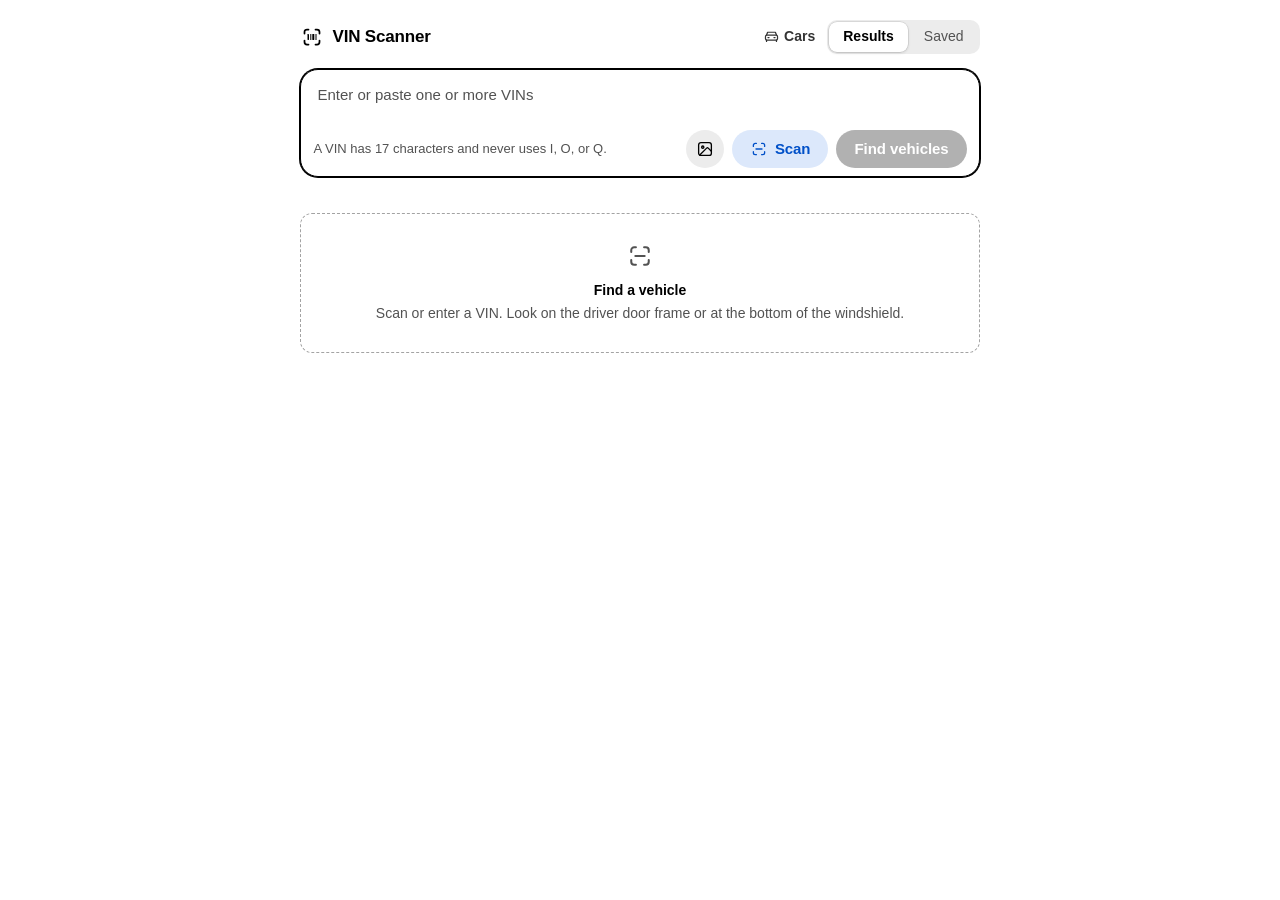
<file: index.html>
<!DOCTYPE html>
<html lang="en">
<head>
<meta charset="utf-8">
<meta name="viewport" content="width=device-width, initial-scale=1, viewport-fit=cover">
<meta name="theme-color" content="#ffffff" media="(prefers-color-scheme: light)">
<meta name="theme-color" content="#0a0a0a" media="(prefers-color-scheme: dark)">
<link rel="icon" href="data:image/svg+xml,%3Csvg xmlns='http://www.w3.org/2000/svg' viewBox='0 0 24 24'%3E%3Crect width='24' height='24' rx='5.5' fill='%23000'/%3E%3Cpath d='M5.5 9V8A2.5 2.5 0 0 1 8 5.5h1M15 5.5h1A2.5 2.5 0 0 1 18.5 8v1M18.5 15v1a2.5 2.5 0 0 1-2.5 2.5h-1M9 18.5H8A2.5 2.5 0 0 1 5.5 16v-1' fill='none' stroke='%23fff' stroke-width='1.6' stroke-linecap='round'/%3E%3Cg fill='%23fff'%3E%3Crect x='8.4' y='9.5' width='1.4' height='5'/%3E%3Crect x='10.8' y='9.5' width='.9' height='5'/%3E%3Crect x='12.6' y='9.5' width='1.8' height='5'/%3E%3Crect x='15.2' y='9.5' width='.9' height='5'/%3E%3C/g%3E%3C/svg%3E">
<link rel="manifest" href="manifest.webmanifest">
<link rel="apple-touch-icon" href="apple-touch-icon.png">
<meta name="apple-mobile-web-app-capable" content="yes">
<meta name="mobile-web-app-capable" content="yes">
<meta name="apple-mobile-web-app-title" content="VIN Scanner">
<meta name="apple-mobile-web-app-status-bar-style" content="default">
<title>VINBOX — VIN Scanner</title>
<meta name="description" content="Find a vehicle by VIN, check recalls, and save vehicles on this device.">
<!-- Use platform-native fonts: no render-blocking cross-origin font stylesheet. -->
<link rel="preconnect" href="https://vpic.nhtsa.dot.gov" crossorigin>
<link rel="stylesheet" href="styles.css?v=49">
<!-- Fetch ordered deferred app modules while the document is still parsing. -->
<script src="backup.js" defer></script>
<script src="epa-match.js" defer></script>
<script src="epa.js" defer></script>
<script src="ui.js" defer></script>
<script src="vehicle-recalls.js" defer></script>
<script src="vin-lookup.js?v=49" defer></script>
<script src="extras.js" defer></script>
<script src="app.js?v=49" defer></script>
</head>
<body>
<a class="skip" href="#vin-input">Skip to VIN entry</a>
<div class="wrap">
  <header class="top">
    <a class="brand" id="home-link" href="./" aria-label="VIN Scanner, go to start">
      <i data-icon="logo"></i>
      <span class="brand-wordmark">VIN Scanner</span>
    </a>
    <div class="scanner-nav"><a class="scanner-cars-link" id="scanner-cars-link" href="marketplace.html#browse"><i data-icon="car"></i><span>Cars</span></a>
    <div class="tabs" role="tablist" aria-label="Vehicle views" id="tabs"></div></div>
  </header>

  <section class="entry" aria-label="VIN entry">
    <label class="sr" for="vin-input">Vehicle identification number</label>
    <textarea id="vin-input" rows="1" autocomplete="off" autocapitalize="characters" spellcheck="false"
      placeholder="Enter or paste one or more VINs"></textarea>
    <div class="entry-bar">
      <div class="hint" id="hint" aria-live="polite">A VIN has 17 characters.</div>
      <button class="btn icon" id="photo-btn" title="Scan from photo" aria-label="Scan from photo">
        <i data-icon="image"></i>
      </button>
      <button class="btn tinted" id="scan-btn" aria-label="Scan with camera">
        <i data-icon="scan"></i>
        <span class="lbl-d">Scan</span>
      </button>
      <button class="btn primary" id="decode-btn" disabled>Find vehicles</button>
    </div>
  </section>
  <input type="file" id="photo-file" accept="image/*" hidden>
  <input type="file" id="saved-import" accept=".json,application/json" aria-label="Restore saved VINBOX vehicles from a JSON backup" hidden>

  <div id="tokens" class="tokens" hidden></div>
  <div id="err" class="err" hidden role="alert"></div>
  <main id="out" role="tabpanel" aria-labelledby="tab-results" tabindex="0"></main>
</div>

<div class="scan" id="scan" data-on="false" role="dialog" aria-modal="true" aria-label="Camera scanner">
  <video id="video" playsinline muted aria-label="Live camera preview"></video>
  <div class="reticle" aria-hidden="true"></div>
  <div class="scan-top">
    <button class="btn dark" id="scan-close"><i data-icon="x"></i>Close</button>
    <div class="scan-right">
      <button class="btn dark icon" id="fx-btn" aria-label="Sound and haptics"><i data-icon="sound"></i></button>
      <button class="btn dark" id="torch-btn" aria-pressed="false"><i data-icon="bolt"></i>Light</button>
    </div>
  </div>
  <div class="scan-foot"><p id="scan-msg" aria-live="polite">Point at the VIN barcode on the door jamb or windshield</p></div>
</div>
<div class="toast" id="toast" role="status"></div>

<template id="scanner-empty-template">
  <div class="empty"><b data-slot="heading"></b></div>
</template>
<template id="scanner-section-template">
  <div class="sec"><h2 data-slot="heading"></h2><div class="acts" data-slot="actions"></div></div>
</template>

</body>
</html>
</file>
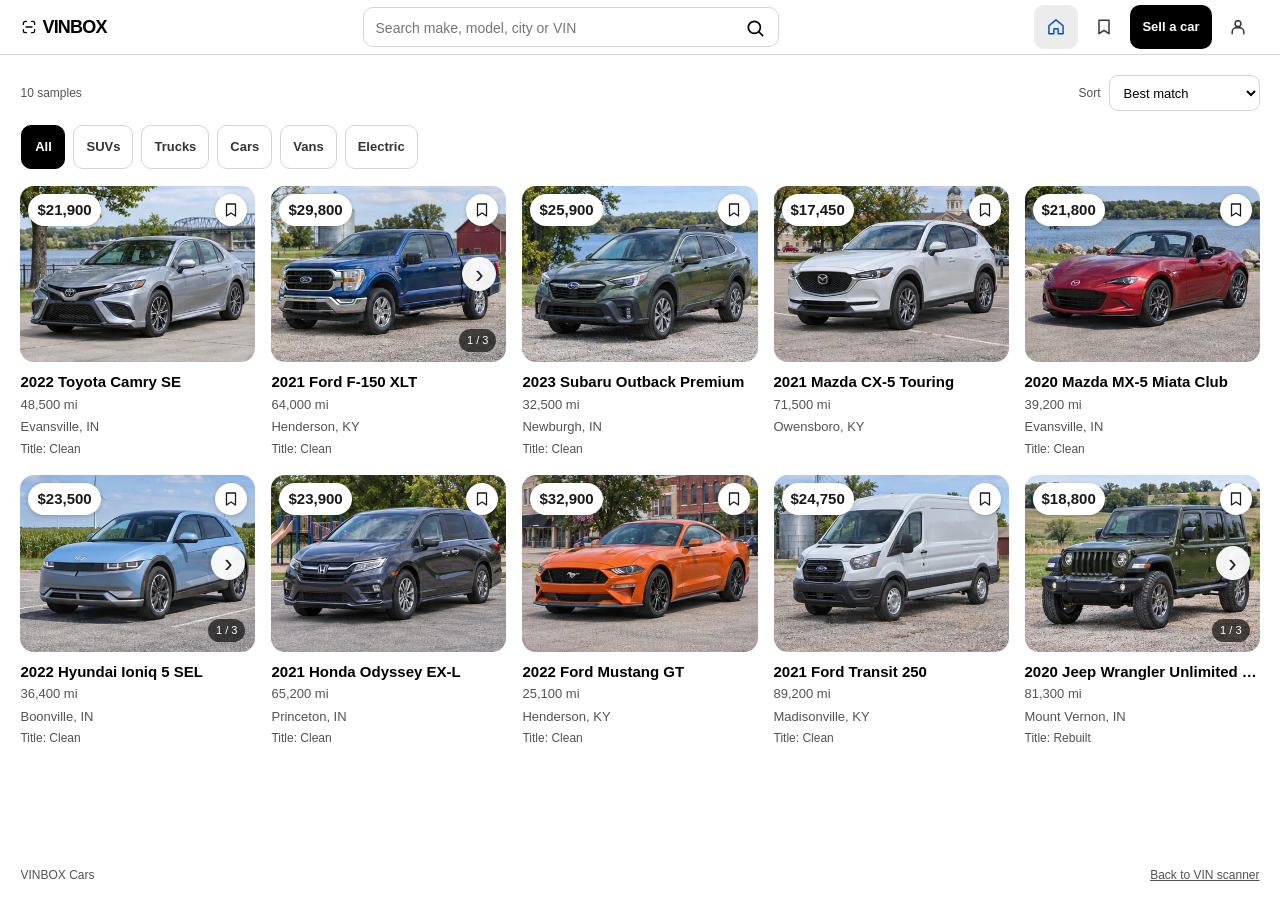
<file: marketplace.html>
<!doctype html>
<html lang="en">
<head>
<meta charset="utf-8">
<meta name="viewport" content="width=device-width, initial-scale=1, viewport-fit=cover">
<meta name="theme-color" content="#fff">
<title>Cars · VINBOX</title>
<meta name="description" content="Enter a VIN to fill in your vehicle details and start a private listing.">
<link rel="icon" href="icon.svg" type="image/svg+xml">
<link rel="stylesheet" href="styles.css?v=49">
<link rel="stylesheet" href="marketplace.css?v=49">
<script src="ui.js" defer></script>
<script src="vehicle-recalls.js" defer></script>
<script src="epa-match.js" defer></script>
<script src="epa.js" defer></script>
<script src="vin-lookup.js?v=49" defer></script>
<script src="marketplace-core.js?v=49" defer></script>
<script src="marketplace-samples.js" defer></script>
<script src="marketplace-components.js?v=49" defer></script>
<script src="marketplace-backup.js?v=49" defer></script>
<script src="marketplace.js?v=49" defer></script>
</head>
<body class="market-body">
<a class="skip" href="#market-main">Skip to listings</a>
<header class="market-nav">
 <div class="market-nav-inner">
  <a class="market-brand" href="./" aria-label="VINBOX scanner home" title="VIN scanner">
   <svg viewBox="0 0 24 24" aria-hidden="true"><path d="M4.5 8.5V7A2.5 2.5 0 0 1 7 4.5h1.5M15.5 4.5H17A2.5 2.5 0 0 1 19.5 7v1.5M19.5 15.5V17a2.5 2.5 0 0 1-2.5 2.5h-1.5M8.5 19.5H7a2.5 2.5 0 0 1-2.5-2.5v-1.5M8 12h8"/></svg>
   <span class="brand-wordmark">VINBOX</span>
  </a>
  <form id="market-search" class="market-nav-search" role="search" aria-label="Marketplace">
   <input type="search" aria-label="Search vehicles or locations" placeholder="Search make, model, city or VIN" spellcheck="false" maxlength="120" enterkeyhint="search" autocomplete="off">
   <button type="submit" aria-label="Search">
    <svg viewBox="0 0 24 24" aria-hidden="true"><circle cx="10.8" cy="10.8" r="6.3"/><path d="m15.4 15.4 4.1 4.1"/></svg>
   </button>
  </form>
  <nav aria-label="Marketplace navigation" class="market-links">
   <a href="#browse" data-nav="browse" aria-label="Browse" title="Browse">
    <svg viewBox="0 0 24 24" aria-hidden="true"><path d="m3.5 10.5 8.5-7 8.5 7v9.5h-6v-6h-5v6h-6z"/></svg>
   </a>
   <a href="#saved" data-nav="saved" aria-label="Saved" title="Saved">
    <svg viewBox="0 0 24 24" aria-hidden="true"><path d="M6 4h12v16l-6-4-6 4z"/></svg>
   </a>
   <a href="#new" class="market-sell" data-nav="new" aria-label="Sell a car" title="Sell a car">
    <svg viewBox="0 0 24 24" aria-hidden="true"><path d="M12 5v14M5 12h14"/></svg><span>Sell a car</span>
   </a>
   <a href="#profile" data-nav="profile" aria-label="Account and sign in" title="Account / Sign in">
    <svg viewBox="0 0 24 24" aria-hidden="true"><circle cx="12" cy="8" r="3.5"/><path d="M5 20v-2a5 5 0 0 1 5-5h4a5 5 0 0 1 5 5v2"/></svg>
   </a>
  </nav>
 </div>
</header>
<main id="market-main" class="market-main" tabindex="-1"></main>
<div id="market-status" class="market-status" role="status" aria-live="polite"></div>
<footer class="market-footer"><span>VINBOX Cars</span><a href="./">Back to VIN scanner</a></footer>
<template id="market-browse-template">
 <div class="market-browse">
   <h1 class="market-visually-hidden">Cars</h1>
   <div class="market-search-tools">
    <span class="market-muted market-count" role="status" aria-live="polite" data-slot="count"></span>
    <label class="market-sort-label" for="market-sort">Sort
     <select id="market-sort" data-slot="sort">
      <option value="relevant">Best match</option>
      <option value="newest">Newest</option>
      <option value="price-asc">Lowest price</option>
      <option value="price-desc">Highest price</option>
      <option value="mileage-asc">Lowest mileage</option>
     </select>
    </label>
   </div>
   <div class="market-type-filters" data-slot="types" role="group" aria-label="Vehicle type"></div>
   <div class="market-cards" data-slot="cards"></div>
  </div>
</template>
<template id="market-mine-template">
 <div class="market-my-listings">
  <div class="market-my-head">
   <h1 class="market-heading">My listings</h1>
   <a href="#new" class="market-secondary">Sell a car</a>
  </div>
  <p class="market-muted market-my-notice">Private on this device · Your available listings are not public yet.</p>
  <div class="market-my-filters" data-slot="filters" role="group" aria-label="Listing status"></div>
  <p class="market-muted market-my-count" data-slot="count" role="status" aria-live="polite"></p>
  <div class="market-my-grid" data-slot="listings"></div>
  <div data-slot="empty"></div>
 </div>
</template>
<template id="market-card-template">
 <article class="market-card">
  <div class="market-card-photo-link" data-slot="media">
   <div class="market-card-overlay" data-slot="overlay">
    <span class="market-card-price-chip" data-slot="price"></span>
   </div>
  </div>
  <div class="market-card-title"><a data-slot="title"></a></div>
  <p class="market-card-meta" data-slot="facts"></p>
  <p class="market-card-meta market-card-location" data-slot="location" hidden></p>
  <p class="market-card-meta market-card-disclosure" data-slot="titleStatus"></p>
  <p class="market-card-meta" data-slot="status" hidden></p>
 </article>
</template>
<template id="market-save-template">
 <button type="button" class="market-save vinbox-save" aria-pressed="false">
  <svg viewBox="0 0 24 24" aria-hidden="true"><path d="M6 4h12v16l-6-4-6 4z"/></svg>
  <span data-slot="label"></span>
 </button>
</template>
<template id="market-heading-template">
 <div class="market-intro"><h1 data-slot="heading"></h1></div>
</template>
<template id="market-vin-picker-template">
 <div class="market-editor market-vin-picker">
  <h1 class="market-heading">Sell a car</h1>
  <form class="market-vin-form" novalidate>
   <label for="market-vin">Vehicle identification number (VIN)</label>
   <div class="market-vin-entry">
    <input id="market-vin" type="text" maxlength="35" placeholder="Enter or paste a VIN" autocapitalize="characters" autocomplete="off" spellcheck="false" enterkeyhint="search" aria-describedby="market-vin-feedback" data-slot="input" required>
    <button class="market-primary" type="submit" data-slot="find">Find vehicle</button>
   </div>
   <p class="market-vin-feedback market-muted" id="market-vin-feedback" role="status" data-slot="feedback">Enter all 17 characters.</p>
   <a class="market-text-link" href="./?sell=1">Open VIN scanner</a>
  </form>
  <section class="market-vin-history">
   <h2 data-slot="historyHeading">Scanned and saved vehicles</h2>
   <p class="market-muted" data-slot="empty">Vehicles you look up or save appear here.</p>
   <ul class="market-vin-choices" data-slot="vehicles"></ul>
  </section>
 </div>
</template>
<template id="market-vin-choice-template">
 <li><button type="button" class="market-vin-choice">
  <span><strong data-slot="name"></strong><code data-slot="vin"></code></span>
  <span class="market-vin-choice-action" data-slot="action"></span>
 </button></li>
</template>
<template id="market-profile-template">
 <div class="market-editor market-profile">
  <h1 class="market-heading">Account</h1>
  <div class="market-account-links">
   <a href="#mine" class="market-account-listings"><span>My listings</span><span data-slot="listingCount">Manage listings</span></a>
  </div>
  <section class="market-account-access" aria-label="Account access">
   <h2>Sign in</h2>
   <p class="market-muted">Accounts aren't available in this private preview. Your seller details and listings stay on this device.</p>
  </section>
  <form class="market-form" novalidate>
   <div>
    <h2>Seller details</h2>
    <p class="market-muted">Save your seller details on this device to fill in new listings.</p>
   </div>
   <div class="market-fields-two">
    <div class="market-field">
     <label for="market-profile-type">Seller type</label>
     <select id="market-profile-type" data-slot="type"><option value="private">Private seller</option><option value="dealership">Dealership</option></select>
    </div>
    <div class="market-field">
     <label for="market-profile-name" data-slot="nameLabel">Seller name</label>
     <input id="market-profile-name" maxlength="80" data-slot="name" aria-describedby="market-profile-feedback">
    </div>
   </div>
   <div class="market-actions">
    <button class="market-primary" type="submit">Save profile</button>
    <p class="market-muted" id="market-profile-feedback" role="status" data-slot="feedback"></p>
   </div>
  </form>
  <section class="market-backup" aria-label="Local backup">
   <h2>Backup and restore</h2>
   <p class="market-muted">Download your listings, vehicle photos, saved cars and seller details. This file includes personal information and VINs—keep it private.</p>
   <div class="market-backup-actions">
    <button type="button" class="market-secondary" data-slot="download">Download backup</button>
    <label class="market-backup-picker">Choose backup file
     <input type="file" accept=".json,application/json" data-slot="upload" aria-label="Choose VINBOX backup JSON file">
    </label>
   </div>
   <div class="market-backup-review" data-slot="review" hidden>
    <p data-slot="summary"></p>
    <div class="market-backup-actions">
     <button type="button" class="market-primary" data-slot="restore">Restore to this device</button>
     <button type="button" class="market-secondary" data-slot="cancel">Cancel</button>
    </div>
   </div>
   <p class="market-muted market-backup-feedback" data-slot="backupFeedback" role="status" aria-live="polite"></p>
  </section>
 </div>
</template>
<template id="market-empty-template">
 <section class="market-empty"><h2 data-slot="heading"></h2><p data-slot="description"></p></section>
</template>
<template id="market-field-template">
 <div class="market-field"><label data-slot="label"></label><small data-slot="error" aria-live="polite"></small></div>
</template>
<template id="market-editor-template">
 <div class="market-editor">
  <form class="market-form" novalidate>
   <div class="market-edit-fields" data-slot="fields"></div>
   <label class="market-check"><input type="checkbox" id="m-authorized" aria-describedby="err-authorized" data-slot="permission"><span>I am the owner or authorized to sell this vehicle. The photos and disclosures are accurate to the best of my knowledge.</span></label>
   <small id="err-authorized" aria-live="polite" class="market-muted"></small>
   <p class="market-alert" hidden role="alert" data-slot="errors"></p>
   <div class="market-actions"><button type="submit" class="market-primary">Preview listing</button><span class="market-muted">Only on this device · Not published</span></div>
  </form>
 </div>
</template>
<template id="market-detail-header-template">
 <div class="market-detail-header">
  <a class="market-back" data-slot="back" href="#browse"></a>
  <h1 class="market-heading" data-slot="heading"></h1>
  <p class="market-subtitle" data-slot="location"></p>
  <div class="market-detail-price-row">
   <strong class="market-detail-price" data-slot="price"></strong>
   <div class="market-detail-actions" data-slot="actions"></div>
  </div>
  <div data-slot="fees"></div>
  <div class="market-contact-entry" data-slot="contact"></div>
  <div data-slot="facts"></div>
  <div class="market-detail-vin" data-slot="vin" hidden><span>VIN</span><code data-slot="vinValue"></code></div>
 </div>
</template>
<template id="market-section-template">
 <section class="market-detail-section"><h2 data-slot="heading"></h2><div data-slot="body"></div></section>
</template>
<template id="market-disclosure-template">
 <details class="market-specifications"><summary data-slot="heading"></summary><div data-slot="body"></div></details>
</template>
<template id="market-gallery-template">
 <div class="market-carousel-view" role="region" aria-roledescription="carousel">
  <div class="market-carousel-track" data-slot="track"></div>
  <button class="market-carousel-arrow market-carousel-prev" type="button" aria-label="Previous photo" data-slot="previous">‹</button>
  <button class="market-carousel-arrow market-carousel-next" type="button" aria-label="Next photo" data-slot="next">›</button>
  <span class="market-carousel-count" data-slot="count" aria-live="polite"></span>
 </div>
</template>
<template id="market-photo-view-template">
 <div class="market-photo-page">
  <a class="market-back" data-slot="back">← Back to listing</a>
  <h1 class="market-heading" data-slot="heading"></h1>
  <div class="market-detail-gallery market-full-gallery" data-slot="gallery"></div>
 </div>
</template>
</body>
</html>
</file>
<file: styles.css>
:root{
  --bg:#ffffff; --surface:#fafafa; --ink:#000000; --ink-2:#333333; --ink-3:#525252;
  --line:#d4d4d4; --line-strong:#a3a3a3;
  --blue:#0050c8; --blue-ink:#ffffff; --green:#046c34; --amber:#8a4b00; --red:#b00020;
  --chip:#ededed; --amber-bg:#fff1d6; --red-bg:#fde4e8; --green-bg:#dcf5e5;
  --radius:12px;
  --space-1:4px;--space-2:8px;--space-3:12px;--space-4:16px;--space-5:20px;--space-6:24px;
  --page-gutter:clamp(12px,1.6vw,24px);--content-gap:var(--space-3);
  --sans:-apple-system,BlinkMacSystemFont,'Segoe UI',Roboto,'Helvetica Neue',Arial,sans-serif;
  --mono:ui-monospace,SFMono-Regular,Menlo,Consolas,monospace;
}
*{box-sizing:border-box;margin:0}
/* Native hidden semantics must override component grid/flex display rules. */
[hidden]{display:none!important}
html{-webkit-text-size-adjust:100%}
body{background:var(--bg);color:var(--ink);font:400 15px/1.5 var(--sans);-webkit-font-smoothing:antialiased;
  padding:env(safe-area-inset-top) env(safe-area-inset-right) env(safe-area-inset-bottom) env(safe-area-inset-left)}
button,input,textarea,select{font:inherit;color:inherit}
button{cursor:pointer}
:focus-visible{outline:2px solid var(--blue);outline-offset:2px}
.wrap{max-width:720px;margin:0 auto;padding:var(--space-4) var(--page-gutter) 64px;display:grid;gap:var(--space-3);min-width:0}

/* header */
.top{display:grid;grid-template-columns:auto minmax(0,1fr);align-items:center;gap:var(--space-3);min-width:0}
 .brand{font-weight:600;font-size:17px;letter-spacing:-.01em;display:grid;grid-auto-flow:column;align-items:center;gap:var(--space-2);color:inherit;text-decoration:none;padding:6px 10px 6px 8px;margin-left:-8px;border-radius:10px;transition:opacity .12s}
.brand:active{opacity:.55}
@media (pointer:coarse){.brand{min-height:44px}}
.brand svg{width:24px;height:24px}
@media (max-width:750px){
  .brand-wordmark{display:none}
  .brand{justify-content:center;min-width:44px;min-height:44px;padding:0}
}
.tabs{display:grid;grid-auto-flow:column;grid-auto-columns:max-content;align-items:center;gap:2px;background:var(--gray);padding:2px;border-radius:10px}
.tab{border:0;background:transparent;height:30px;padding:0 14px;border-radius:8px;font-size:14px;font-weight:500;color:var(--ink-3);transition:background-color .15s,color .15s}
.tab[aria-selected=true]{background:var(--thumb);color:var(--ink);font-weight:600;box-shadow:0 0 0 .5px rgba(0,0,0,.14),0 1px 3px rgba(0,0,0,.14)}

/* input */
.entry{border:1px solid var(--line-strong);border-radius:18px;background:var(--bg)}
.entry:focus-within{border-color:var(--ink);box-shadow:0 0 0 1px var(--ink)}
.entry textarea{display:block;width:100%;border:0;background:transparent;resize:none;padding:16px 16px 6px;
  font:500 18px/1.4 var(--mono);letter-spacing:.04em;text-transform:uppercase;min-height:52px;outline:0}
.entry textarea::placeholder{color:var(--ink-3);text-transform:none;letter-spacing:0;font:400 15px var(--sans)}
.entry-bar{display:grid;grid-template-columns:minmax(0,1fr) auto auto auto;align-items:center;gap:var(--space-2);padding:var(--space-2) var(--space-3)}
.hint{flex:1;font-size:13px;color:var(--ink-3);min-width:0;white-space:nowrap;overflow:hidden;text-overflow:ellipsis}
.hint.ok{color:var(--green)} .hint.warn{color:var(--amber)} .hint.bad{color:var(--red)}
/* ---- buttons: filled > tinted > gray > plain. Capsule shape, pressed squeeze, 30% disabled ---- */
:root{--accent:#0050c8;--accent-bg:#dce8fb;--accent-bg-2:#c6daf7;--gray:#ececec;--gray-2:#dedede;--thumb:#fff;--shimmer:rgba(255,255,255,.7);color-scheme:light}
/* dark: follows the system setting. Solid near-black surfaces, no gradients. */
@media (prefers-color-scheme:dark){
  :root{color-scheme:dark;
    --bg:#0a0a0a; --surface:#141414; --ink:#ededed; --ink-2:#c9c9c9; --ink-3:#a1a1a1;
    --line:#2c2c2c; --line-strong:#4a4a4a;
    --blue:#6ea8ff; --accent:#6ea8ff; --accent-bg:#13274a; --accent-bg-2:#1b3566;
    --green:#5fd38d; --amber:#f5b45a; --red:#ff7b8f;
    --chip:#262626; --amber-bg:#33240a; --red-bg:#3a1219; --green-bg:#0f2e1c;
    --gray:#262626; --gray-2:#333333; --thumb:#3a3a3a; --shimmer:rgba(255,255,255,.07)}
}
.btn{position:relative;display:inline-flex;align-items:center;justify-content:center;gap:7px;height:38px;padding:0 18px;border:0;border-radius:999px;
  background:var(--gray);color:var(--ink);font-weight:600;font-size:15px;letter-spacing:-.005em;white-space:nowrap;user-select:none;
  transition:background-color .12s,transform .12s,opacity .12s}
.btn svg{width:18px;height:18px;flex:none}
.btn:active{background:var(--gray-2);transform:scale(.97)}
.btn:disabled{opacity:.3;cursor:not-allowed;pointer-events:none}
.btn.primary{background:var(--ink);color:var(--bg)}
.btn.primary:active{background:var(--ink-2)}
.btn.tinted{background:var(--accent-bg);color:var(--accent)}
.btn.tinted:active{background:var(--accent-bg-2)}
.btn.plain,.btn.ghost{background:transparent}
.btn.plain{color:var(--accent);padding:0 10px}
.btn.ghost{color:var(--ink-2)}
.btn.plain:active,.btn.ghost:active{background:var(--gray)}
.btn.dark{background:#262626;color:#fff}
.btn.dark:active{background:#3d3d3d}
.btn.icon{width:38px;padding:0}
.btn.sm{height:32px;padding:0 14px;font-size:14px;gap:6px}
.btn.sm svg{width:16px;height:16px}
.btn.sm.icon{width:32px;padding:0}
.btn.sm.icon svg{width:18px;height:18px}
/* Save uses the same state in the scanner and the marketplace. */
.vinbox-save{--save-border:transparent}
.vinbox-save[aria-pressed="true"]{--save-border:var(--save-accent,var(--accent));color:var(--save-border)}
.btn.vinbox-save{border:1px solid var(--save-border)}
@media (hover:hover){
  .btn:hover{background:var(--gray-2)}
  .btn.primary:hover{background:var(--ink-2)}
  .btn.tinted:hover{background:var(--accent-bg-2)}
  .btn.plain:hover,.btn.ghost:hover{background:var(--gray)}
  .btn.dark:hover{background:#3d3d3d}
}

/* tokens */
.tokens{display:grid;grid-template-columns:repeat(auto-fill,minmax(min(100%,148px),1fr));gap:var(--space-2);margin:var(--space-3) 0 0}
.tokens[hidden]{display:none}
.tokens{align-items:center}
.tokens-label{display:inline-flex;align-items:center;height:26px;margin-right:2px;font-size:13px;font-weight:500;color:var(--ink-3)}
.token{display:inline-flex;align-items:center;gap:6px;height:26px;padding:0 6px 0 10px;border-radius:13px;background:var(--chip);
  border:1px solid transparent;font-size:13px;font-weight:500}
.token button{border:0;padding:0;background:transparent;width:18px;height:18px;border-radius:9px;display:grid;place-items:center;color:var(--ink-3)}
.token button svg{width:12px;height:12px}
@media (hover:hover){.token button:hover{background:var(--line);color:var(--ink)}}
.token button:active{background:var(--line);color:var(--ink)}
.token.off{background:var(--bg);border-color:var(--line);color:var(--ink-3)}

/* section head */
.sec{display:grid;grid-template-columns:minmax(0,1fr) auto;align-items:center;gap:var(--space-2);margin:var(--space-5) 0 var(--space-2)}
.sec h2{font-size:13px;font-weight:600;color:var(--ink-3);text-transform:uppercase;letter-spacing:.06em}
.sec .acts{display:grid;grid-auto-flow:column;gap:var(--space-1)}

/* compact card */
.list{display:grid;grid-template-columns:minmax(0,1fr);gap:var(--space-2)}
.card{border:1px solid var(--line);border-radius:var(--radius);background:var(--bg)}
.card:hover{border-color:var(--line-strong)}
.card-head{display:grid;grid-template-columns:minmax(0,1fr) auto;align-items:center;gap:var(--space-2);width:100%;padding:var(--space-3);border:0;background:transparent;text-align:left}
.card-main{min-width:0;display:grid;gap:var(--space-1)}
.card-title{font-weight:600;font-size:16px;letter-spacing:-.01em;line-height:1.3;overflow-wrap:anywhere}
.card-vin{font:400 12.5px var(--mono);color:var(--ink-3);letter-spacing:.03em;display:flex;flex-wrap:wrap;align-items:center;gap:2px 8px}
.card-vin .badge{margin-left:0;vertical-align:baseline}
.card-facts{display:flex;flex-wrap:wrap;gap:4px 12px;margin-top:6px;font-size:13px;color:var(--ink-2)}
.card-facts span{white-space:nowrap}
.chev{width:16px;height:16px;flex:none;color:var(--ink-3);transition:transform .15s}
.card[data-open=true] .card-head .chev{transform:rotate(180deg)}
.card-actions{display:grid;grid-auto-flow:column;grid-auto-columns:max-content;gap:2px;align-items:center}
.badge{font-family:var(--sans);letter-spacing:0;display:inline-flex;align-items:center;height:20px;padding:0 7px;border-radius:10px;font-size:12px;font-weight:500;margin-left:6px;vertical-align:2px}
.badge.warn{background:var(--amber-bg);color:var(--amber)}
.badge.bad{background:var(--red-bg);color:var(--red)}
.badge.ok{background:var(--green-bg);color:var(--green)}
.detail{display:none;border-top:1px solid var(--line);padding:4px 14px 14px;background:var(--surface);border-radius:0 0 var(--radius) var(--radius)}
.card[data-open=true] .detail{display:block}
.card-tools{display:grid;grid-template-columns:repeat(2,max-content);gap:var(--space-2);margin:var(--space-3) 0 0}
.notice summary{list-style:none;cursor:pointer}
.notice summary::-webkit-details-marker{display:none}
.notice .more{margin-left:8px;font-weight:600;text-decoration:underline;text-underline-offset:2px;white-space:nowrap}
.notice[open] .more{display:none}
.notice p{margin:6px 0 0}
.notice{margin:12px 0 0;padding:8px 10px;border-radius:var(--radius);background:var(--amber-bg);color:var(--amber);font-size:13px}
.group h3{font-size:12px;font-weight:600;text-transform:uppercase;letter-spacing:.06em;color:var(--ink-3);margin:14px 0 4px}
.kv{display:grid;grid-template-columns:minmax(110px,38%) 1fr;gap:3px 16px;font-size:14px}
@media (min-width:600px){.kv{grid-template-columns:190px 1fr}}
.kv dt{color:var(--ink-3)} .kv dd{color:var(--ink);font-weight:500;overflow-wrap:anywhere}

/* skeleton */
.skel{border:1px solid var(--line);border-radius:var(--radius);padding:14px}
.bar{height:12px;border-radius:4px;background:var(--chip);position:relative;overflow:hidden}
.bar::after{content:"";position:absolute;inset:0;background:linear-gradient(90deg,transparent,var(--shimmer),transparent);transform:translateX(-100%);animation:sh 1.1s infinite}
@keyframes sh{to{transform:translateX(100%)}}
@media (prefers-reduced-motion:reduce){.bar::after{animation:none}}

/* recalls */
.recall[open]>summary .chev,.recalls[open]>summary>.chev{transform:rotate(180deg)}
.recalls>summary>svg{width:16px;height:16px;flex:none}
.recalls>summary>svg:not(.chev){color:var(--ink-3)}
.recalls{margin-top:12px;border:1px solid var(--line);border-radius:var(--radius);background:var(--bg)}
.recalls>summary,.recall>summary{list-style:none;cursor:pointer;padding:9px 12px;display:flex;align-items:center;gap:8px;font-weight:500;font-size:14px}
.recalls>summary::-webkit-details-marker,.recall>summary::-webkit-details-marker{display:none}
.recalls>summary .n{margin-left:auto}
.recalls-body{border-top:1px solid var(--line);padding:4px 12px 10px}
.recalls-note{font-size:12.5px;color:var(--ink-3);margin:8px 0}
.recall{border-top:1px solid var(--line)}
.recall:first-of-type{border-top:0}
.recall>summary{padding:8px 0;font-weight:400;align-items:flex-start;font-size:14px}
.recall .rc{flex:1;min-width:0}
.recall .rc b{font-weight:600}
.recall .rm{font:400 12px var(--mono);color:var(--ink-3)}
.recall-body{padding:0 0 10px;font-size:13.5px;color:var(--ink-2)}
.recall-body h4{font-size:12px;font-weight:600;text-transform:uppercase;letter-spacing:.06em;color:var(--ink-3);margin:8px 0 2px}
.empty{border:1px dashed var(--line-strong);border-radius:var(--radius);padding:28px 16px;text-align:center;color:var(--ink-3);font-size:14px}
.empty-ic{width:28px;height:28px;display:block;margin:0 auto 10px;color:var(--ink-3)}
.empty b{display:block;color:var(--ink);font-weight:600;margin-bottom:2px}
.err{border:1px solid var(--red);background:var(--red-bg);color:var(--red);border-radius:var(--radius);padding:10px 12px;font-size:14px;margin-top:14px}

/* scanner overlay */
.scan{position:fixed;inset:0;z-index:50;background:#000;display:none;flex-direction:column}
.scan[data-on=true]{display:flex}
body.scanning{overflow:hidden}
.scan video{flex:1;width:100%;min-height:0;object-fit:cover}
.scan-top{position:absolute;top:0;left:0;right:0;display:flex;justify-content:space-between;align-items:center;
  padding:calc(env(safe-area-inset-top) + 12px) 12px 12px;color:#fff}
.btn.dark.lit{background:#fff;color:#111}
@media (hover:hover){.btn.dark.lit:hover{background:#eee}}
.btn.dark.lit:active{background:#ddd}
.scan-right{display:flex;gap:8px;align-items:center}
.reticle{position:absolute;left:8%;right:8%;top:50%;height:22vh;max-height:160px;transform:translateY(-50%);border-radius:6px;
  box-shadow:0 0 0 100vmax rgba(0,0,0,.55);background-repeat:no-repeat;
  background-image:linear-gradient(#fff,#fff),linear-gradient(#fff,#fff),linear-gradient(#fff,#fff),linear-gradient(#fff,#fff),
    linear-gradient(#fff,#fff),linear-gradient(#fff,#fff),linear-gradient(#fff,#fff),linear-gradient(#fff,#fff);
  background-size:28px 3px,3px 28px,28px 3px,3px 28px,28px 3px,3px 28px,28px 3px,3px 28px;
  background-position:0 0,0 0,100% 0,100% 0,0 100%,0 100%,100% 100%,100% 100%}
.reticle::after{content:"";position:absolute;left:12px;right:12px;top:50%;height:1px;background:#fff;opacity:.7}
.scan-foot{position:absolute;bottom:0;left:0;right:0;padding:16px 16px calc(env(safe-area-inset-bottom) + 20px);
  text-align:center;color:#fff;font-size:14px}
.scan-foot p{background:#000;display:inline-block;padding:6px 12px;border-radius:var(--radius)}
.toast{position:fixed;left:50%;bottom:calc(env(safe-area-inset-bottom) + 20px);transform:translateX(-50%);background:var(--ink);color:var(--bg);
  padding:9px 14px;border-radius:var(--radius);font-size:14px;z-index:60;opacity:0;pointer-events:none;transition:opacity .15s}
.toast[data-on=true]{opacity:1}
.sr{position:absolute;width:1px;height:1px;overflow:hidden;clip:rect(0 0 0 0)}
/* ---- responsive ---- */
button,summary,.tab{touch-action:manipulation;-webkit-tap-highlight-color:transparent}
.entry-bar{flex-wrap:wrap}
.tab{position:relative}
.scan{height:100vh;height:100dvh}
.scan-top{padding-left:calc(env(safe-area-inset-left) + 12px);padding-right:calc(env(safe-area-inset-right) + 12px)}

/* touch devices: 44px targets, hit areas extended where the visual must stay small */
@media (pointer:coarse){
  .btn{height:46px}
  .btn.icon{width:46px}
  .btn.sm{height:36px}
  .btn.sm.icon{width:40px;height:40px}
  .btn.sm::after{content:"";position:absolute;inset:-4px -2px}
  .tab::after{content:"";position:absolute;inset:-7px 0}
  .tab{font-size:14px}
  .token{height:36px;padding:0 4px 0 12px}
  .tokens-label{height:36px}
  .token button{width:32px;height:32px;border-radius:16px}
  .recalls>summary,.recall>summary{min-height:44px}
  .card-actions{gap:0}
  .sec .acts{gap:4px}
}

/* phones: hint gets its own line, actions share one row */
@media (max-width:480px){
  .wrap{padding:var(--space-3) var(--page-gutter) 56px}
  .entry-bar{grid-template-columns:44px minmax(0,1fr) minmax(112px,1.2fr)}
  .entry-bar .hint{grid-column:1/-1;grid-row:1;white-space:normal;overflow:visible}
  .card-title{font-size:15px}
  .entry textarea{font-size:16px}
  .entry-bar{padding:var(--space-2);gap:var(--space-2)}
  .hint{flex:1 1 100%;order:-1;white-space:normal;padding-top:2px}
  .entry-bar .btn{height:48px}
  .entry-bar .btn.icon{width:48px}
  #decode-btn{flex:1;font-size:16px}
  .kv{grid-template-columns:minmax(96px,34%) 1fr;gap:3px 12px}
  .detail{padding:2px 12px 12px}
}
@media (max-width:360px){
  .tab{padding:5px 10px}
  .card-head{padding:12px 4px 12px 12px;gap:6px}
}
/* short landscape screens: keep the scan frame usable */
@media (max-height:480px) and (orientation:landscape){
  .reticle{height:46vh;left:18%;right:18%}
  .scan-foot{padding-bottom:calc(env(safe-area-inset-bottom) + 8px)}
}

/* Accessibility and resilient mobile controls. */
.skip{position:absolute;top:8px;left:8px;z-index:70;transform:translateY(-180%);padding:10px 14px;background:var(--bg);color:var(--ink);border:2px solid var(--blue);border-radius:8px}
.skip:focus{transform:translateY(0)}
@media (pointer:coarse){
  .tab{min-height:44px}
  .btn.sm{min-height:44px}
  .btn.sm.icon{width:44px;height:44px}
}
@media (prefers-reduced-motion:reduce){
  *,*::before,*::after{scroll-behavior:auto!important;animation-duration:.01ms!important;transition-duration:.01ms!important}
}

/* Saved-vehicle controls and EPA estimate panel */
.btn.danger{background:var(--red-bg);color:var(--red)}
.btn.danger:active{filter:brightness(.94)}
.saved-notices:empty{display:none}
.saved-notices{margin:10px 0}
.saved-feedback,.saved-confirm{display:flex;align-items:center;justify-content:space-between;gap:12px;flex-wrap:wrap;
  border:1px solid var(--line);border-radius:var(--radius);padding:10px 12px;font-size:14px}
.saved-confirm{background:var(--surface)}
.saved-feedback{background:var(--bg)}
.saved-confirm p{flex:1;min-width:180px}
.saved-confirm-actions,.epa-links{display:flex;align-items:center;flex-wrap:wrap;gap:8px}
.epa select{display:block;width:100%;max-width:100%;height:44px;border:1px solid var(--line-strong);
  border-radius:8px;background:var(--bg);color:var(--ink);padding:0 12px;margin:8px 0}
.epa-metrics{display:grid;grid-template-columns:repeat(3,minmax(0,1fr));gap:8px;margin:12px 0}
.epa-metric{display:flex;flex-direction:column;align-items:center;justify-content:center;min-width:0;
  background:var(--surface);border-radius:10px;padding:10px 6px}
.epa-metric strong{font-size:23px;line-height:1.25;font-variant-numeric:tabular-nums}
.epa-metric span{font-size:11px;color:var(--ink-3)}
.epa-metric small{font-size:12px;font-weight:500}
.epa-facts{margin:12px 0}
.epa-links{margin-top:12px}
.epa-links a,.epa-body>a{font-size:13px;color:var(--accent);text-underline-offset:2px}
@media(max-width:360px){.epa-metric strong{font-size:20px}.epa-metrics{gap:4px}}

/* Scanner to marketplace navigation; no redundant sidebar. */
.scanner-nav{display:grid;grid-template-columns:auto auto;justify-content:end;align-items:center;gap:var(--space-2);min-width:0}
 .scanner-cars-link{display:grid;grid-auto-flow:column;align-items:center;gap:var(--space-1);font-size:14px;color:var(--ink-2);text-decoration:none;font-weight:650;padding:10px 4px}
.scanner-cars-link svg{width:17px;height:17px;flex:none}
.scanner-cars-link:hover{text-decoration:underline}
@media(max-width:390px){.scanner-nav{gap:5px}.scanner-cars-link{padding:8px 2px}.scanner-cars-link svg{display:none}.tab{padding-inline:10px}}

/* Shared compact grid primitives for scanner and marketplace. */
.card-row{display:grid;grid-template-columns:minmax(0,1fr) auto;align-items:center;min-width:0}
.card-row>.card-head{min-width:0}
</file>
<file: marketplace.css>
/* VINBOX Cars — photo-first, system typography, accessible responsive layout */
.market-body{min-height:100vh;--market-radius:12px;display:grid;grid-template-rows:auto minmax(0,1fr) auto}
.market-nav{border-bottom:1px solid var(--line);background:var(--bg)}
.market-nav-inner{max-width:1560px;margin:auto;min-height:60px;padding:0 var(--page-gutter);display:grid;grid-template-columns:max-content minmax(0,1fr) max-content;align-items:center;gap:var(--space-3)}
.market-brand{justify-self:start;display:grid;grid-auto-flow:column;align-items:center;gap:var(--space-1);min-height:44px;font-size:18px;font-weight:750;color:var(--ink);text-decoration:none;letter-spacing:-.045em}
.market-links{display:grid;grid-template-columns:44px 44px max-content 44px;align-items:center;justify-self:end;gap:var(--space-1)}
.market-links a{display:grid;place-items:center;min-width:44px;min-height:44px;font-size:13px;color:var(--ink-2);text-decoration:none;padding:0;font-weight:600;white-space:nowrap;border-radius:10px}
.market-links a[aria-current="page"]{color:var(--ink);font-weight:750}
.market-links a.market-sell{background:var(--ink);color:var(--bg);padding:0 var(--space-3);border-radius:999px;min-height:44px}
.market-nav-search{width:min(100%,26rem);justify-self:center;min-width:0;display:grid;grid-template-columns:minmax(0,1fr) 44px;align-items:center;border:1px solid var(--line-strong);border-radius:999px;background:var(--bg)}
.market-nav-search input{width:100%;min-width:0;min-height:44px;border:0;border-radius:999px 0 0 999px;background:transparent;padding:8px 0 8px 14px;font-size:16px}
.market-nav-search button{width:44px;height:44px;display:grid;place-items:center;border:0;border-radius:50%;background:transparent}
.market-nav-search svg,.market-links svg,.market-brand svg{width:23px;height:23px;fill:none;stroke:currentColor;stroke-width:1.75;stroke-linecap:round;stroke-linejoin:round}
.market-brand svg{width:18px;height:18px;flex:none}
.market-links svg{display:block;width:22px;height:22px}
.market-links a:not(.market-sell):hover{background:var(--gray)}
.market-links a:not(.market-sell)[aria-current="page"]{color:var(--blue);background:var(--gray)}
.market-links a:focus-visible{outline:2px solid var(--blue);outline-offset:2px}
.market-main{width:100%;max-width:1560px;margin:0 auto;padding:var(--space-5) var(--page-gutter) 72px;min-height:70vh;min-width:0}
.market-footer{width:100%;max-width:1560px;padding:var(--space-4) var(--page-gutter);display:grid;grid-template-columns:minmax(0,1fr) auto;align-items:center;gap:var(--space-3);margin:auto;color:var(--ink-3);font-size:12px}
.market-footer a{color:inherit}
.market-intro{display:grid;grid-template-columns:minmax(0,1fr) auto;align-items:start;gap:var(--space-3);margin-bottom:var(--space-4)}
.market-intro h1,.market-heading{font-size:clamp(25px,3vw,33px);line-height:1.18;letter-spacing:-.045em;font-weight:740}
.market-subtitle{color:var(--ink-3);font-size:14px;line-height:1.5;margin-top:7px}


.market-primary{background:var(--ink);color:var(--bg);border:0;border-radius:999px;min-height:44px;padding:var(--space-2) var(--space-4);font-size:14px;font-weight:680;text-decoration:none;display:grid;place-items:center;text-align:center;white-space:nowrap}
.market-secondary{background:var(--gray);color:var(--ink);border:0;border-radius:999px;min-height:44px;padding:var(--space-2) var(--space-3);font-size:14px;font-weight:650;text-decoration:none;display:grid;place-items:center;text-align:center}
.market-plain{border:0;background:transparent;padding:8px 4px;color:var(--ink-2);font-size:14px;text-decoration:underline;text-underline-offset:3px}
.market-primary:disabled,.market-secondary:disabled{opacity:.5;cursor:not-allowed}
.market-count{display:block;margin-bottom:12px}
.market-count:empty{margin-bottom:0}
.market-cards{display:grid;grid-template-columns:repeat(2,minmax(0,1fr));gap:var(--space-4) var(--space-3)}
.market-card{min-width:0;display:grid;grid-template-columns:minmax(0,1fr);align-content:start;row-gap:2px}
.market-photo{background:var(--surface);aspect-ratio:4/3;border-radius:14px;overflow:hidden;position:relative;display:flex;align-items:center;justify-content:center}
.market-photo img{width:100%;height:100%;object-fit:cover;display:block}
.market-photo-placeholder{color:var(--ink-3);font-size:13px;text-align:center;padding:20px}
.market-card-photo-link{display:block;position:relative;text-decoration:none}
.market-card-photo-link:focus-visible{outline:3px solid var(--blue);border-radius:14px}
.market-card-title{font-weight:680;font-size:15px;line-height:1.35;margin:var(--space-2) 0 0}
.market-card-title a{display:block;overflow:hidden;text-overflow:ellipsis;white-space:nowrap;color:inherit;text-decoration:none}
.market-card-title a:hover{text-decoration:underline}
.market-card-meta{font-size:13px;color:var(--ink-3);line-height:1.6}
.market-card-location{overflow-wrap:anywhere}
.market-card-overlay{
 --market-card-chip-height:32px;
 --market-card-save-target:44px;
 position:absolute;inset:2px 2px auto 8px;z-index:2;pointer-events:none;
 display:grid;grid-template-columns:minmax(0,1fr) var(--market-card-save-target);align-items:center;gap:var(--space-1);min-height:var(--market-card-save-target)
}
.market-card-price-chip{
 justify-self:start;min-width:0;height:var(--market-card-chip-height);line-height:var(--market-card-chip-height);
 padding:0 9px;border-radius:999px;background:#fff;color:#191919;
 font-size:clamp(12px,2.5vw,15px);font-weight:750;font-variant-numeric:tabular-nums;
 box-shadow:0 1px 4px #0003;overflow:hidden;text-overflow:ellipsis;white-space:nowrap
}
.market-save{display:grid;grid-auto-flow:column;place-items:center;gap:var(--space-1);min-width:44px;min-height:44px;padding:0 12px;border:1px solid var(--save-border);border-radius:999px;background:var(--gray);color:var(--ink);font-size:14px;font-weight:650}
.market-save svg{width:19px;height:19px;fill:none;stroke:currentColor;stroke-width:1.7;stroke-linejoin:round}
.market-save[aria-pressed="true"] svg{fill:currentColor}
.market-save-compact{
 --save-accent:#0050c8;
 flex:none;width:var(--market-card-save-target);height:var(--market-card-save-target);
 padding:0;border:0;background:transparent;color:#191919;pointer-events:auto
}
.market-save-compact svg{
 box-sizing:border-box;width:var(--market-card-chip-height);height:var(--market-card-chip-height);
 padding:6px;border:1px solid var(--save-border);border-radius:999px;background:#fff;box-shadow:0 1px 4px #0003
}
.market-save-compact span{display:none}
.market-empty{max-width:470px;padding:var(--space-6) 0;display:grid;gap:var(--space-2)}
.market-empty h2{font-size:22px;letter-spacing:-.03em}
.market-empty p{margin:10px 0 22px;color:var(--ink-3)}
.market-back{display:inline-flex;text-decoration:none;color:var(--ink-3);font-size:13px;margin-bottom:20px}
.market-editor{max-width:750px;margin:0 auto}
.market-vin-picker,.market-profile{max-width:620px}
.market-vin-form,.market-profile>.market-form{margin-top:18px}
.market-vin-form>label{font-size:14px;font-weight:650}
.market-vin-entry{display:grid;grid-template-columns:minmax(0,1fr) auto;gap:8px;margin-top:6px}
.market-vin-entry input{min-width:0;min-height:44px;border:1px solid var(--line-strong);border-radius:10px;padding:8px 10px;background:var(--bg);font-size:16px}
.market-vin-entry input[aria-invalid="true"],.market-profile input[aria-invalid="true"]{border-color:var(--red)}
.market-vin-feedback{min-height:1.5em;margin:6px 0}
.market-vin-history{margin-top:var(--space-5);display:grid;gap:var(--space-2)}
.market-vin-history h2,.market-profile h2{font-size:17px;margin-bottom:6px}
.market-vin-choices{display:grid;gap:8px;padding:0;list-style:none}
.market-vin-choice{display:grid;grid-template-columns:minmax(0,1fr) auto;align-items:center;gap:var(--space-2);width:100%;padding:var(--space-2) var(--space-3);border:1px solid var(--line);border-radius:12px;background:var(--surface);text-align:left}
.market-vin-choice strong,.market-vin-choice code{display:block;overflow-wrap:anywhere}
.market-vin-choice code{font-size:12px;color:var(--ink-3)}
.market-vin-choice-action{flex:none;font-size:12px;font-weight:650}
.market-vin-choices [data-selected]>.market-vin-choice{border-color:var(--line-strong)}
.market-editor-head{display:grid;grid-template-columns:minmax(0,1fr) auto;gap:var(--space-3);align-items:start;margin-bottom:var(--space-3)}
.market-vehicle-summary{display:grid;gap:var(--space-1);background:var(--surface);border-radius:12px;padding:var(--space-3);margin:var(--space-3) 0 var(--space-4)}
.market-vehicle-summary strong{display:block;font-size:17px;letter-spacing:-.02em}
.market-vehicle-summary span{font-size:13px;color:var(--ink-3)}
.market-form{display:grid;gap:var(--space-4)}
.market-edit-fields{display:grid;gap:var(--space-3)}
.market-field{display:grid;gap:var(--space-1);min-width:0}
.market-field[hidden],.market-fields-two[hidden]{display:none}
.market-field label,.market-field .field-label{font-weight:650;font-size:13px}
.market-field input,.market-field textarea,.market-field select{border:1px solid var(--line-strong);border-radius:10px;width:100%;background:var(--bg);padding:var(--space-2) var(--space-3);min-height:44px;font-size:15px}
.market-field textarea{resize:vertical;min-height:95px}
.market-field input:focus,.market-field select:focus,.market-field textarea:focus{outline:2px solid var(--blue);outline-offset:1px}
.market-field [aria-invalid="true"]{border-color:var(--red)}
.market-field small{color:var(--red);font-size:12px}
.market-fields-two{display:grid;grid-template-columns:repeat(2,minmax(0,1fr));gap:var(--space-3)}
.market-seller-fields{border:0;padding:0;min-width:0;display:grid;gap:var(--space-3)}
.market-seller-fields legend{font-size:16px;font-weight:700;padding:0 0 10px}
.market-avatar-actions,.market-seller-row{display:grid;grid-template-columns:auto minmax(0,1fr);align-items:center;gap:var(--space-3)}
.market-avatar-actions{grid-template-columns:auto repeat(2,max-content);justify-content:start}
.market-seller-row{min-width:0;overflow-wrap:anywhere}
.market-seller-row strong,.market-seller-row .market-muted{display:block}
.market-seller-avatar{position:relative;width:48px;height:48px;border-radius:50%;overflow:hidden;background:var(--gray);color:var(--ink);display:grid;place-items:center;font-weight:700}
.market-seller-avatar img{position:absolute;inset:0;width:100%;height:100%;object-fit:cover}

.market-addphoto{background:var(--surface);border:1px dashed var(--line-strong);aspect-ratio:4/3;border-radius:12px;display:flex;align-items:center;justify-content:center;cursor:pointer;font-size:13px;text-align:center;padding:6px;min-width:0}
.market-thumb{position:relative;aspect-ratio:4/3;background:var(--surface);border-radius:12px;overflow:hidden}
.market-thumb img{width:100%;height:100%;object-fit:cover}
.market-thumb button{position:absolute;top:6px;right:6px;background:#fff;color:#111;border:0;border-radius:50%;min-width:30px;height:30px;font-weight:700}
.market-check{display:grid;grid-template-columns:auto minmax(0,1fr);gap:var(--space-2);align-items:start;font-size:14px;line-height:1.55}
.market-check input{width:19px;height:19px;margin-top:2px;flex:none}
.market-optional{border-top:1px solid var(--line);padding-top:15px}
.market-optional summary{font-weight:650;cursor:pointer;padding:7px 0}
.market-optional p{color:var(--ink-3);font-size:12px;margin:4px 0 15px}
.market-actions{display:grid;grid-template-columns:repeat(auto-fit,minmax(min(100%,145px),max-content));gap:var(--space-2);align-items:center;border-top:1px solid var(--line);padding-top:var(--space-3)}
.market-status{position:fixed;bottom:calc(18px + env(safe-area-inset-bottom));left:50%;transform:translateX(-50%);z-index:25;background:var(--ink);color:var(--bg);border-radius:12px;max-width:90%;padding:10px 16px;font-size:13px;box-shadow:0 4px 15px #0002;display:none}
.market-status[data-on="true"]{display:block}
.market-alert{border:1px solid var(--line);border-left:3px solid var(--red);padding:12px;border-radius:8px;font-size:13px}
.market-alert[hidden]{display:none}




.market-detail-page{max-width:1320px}
.market-detail-page>.market-detail-gallery{margin-bottom:14px}
.market-detail-header{min-width:0;padding-bottom:8px}
.market-detail-header .market-back{min-height:32px;align-items:center;margin-bottom:6px}
.market-detail-price-row{display:grid;grid-template-columns:minmax(0,1fr) auto;align-items:center;gap:var(--space-2)}
.market-detail-actions{display:grid;grid-auto-flow:column;align-items:center;gap:var(--space-2)}
.market-detail-price-row{margin:var(--space-2) 0}
.market-detail-facts{display:grid;grid-template-columns:repeat(2,minmax(0,1fr));gap:1px;overflow:hidden;border:1px solid var(--line);border-radius:12px;background:var(--line)}
.market-detail-facts div{min-width:0;padding:9px 12px;background:var(--surface)}
.market-detail-facts dt{color:var(--ink-3);font-size:12px}
.market-detail-facts dd{font-size:14px;font-weight:650;overflow-wrap:anywhere}
.market-detail-vin{display:grid;grid-template-columns:auto minmax(0,1fr);align-items:baseline;gap:var(--space-1) var(--space-2);padding:var(--space-2) 0}
.market-detail-vin[hidden]{display:none}
.market-detail-vin span{font-size:12px;color:var(--ink-3)}
.market-detail-vin code{font-size:14px;overflow-wrap:anywhere;user-select:all}
.market-detail-header .market-specifications{border:0;padding:0 0 10px}
.market-detail-header .market-specifications summary{font-size:13px}
.market-detail-research{min-width:0}

.market-detail-section{padding:var(--space-4) 0;border-bottom:1px solid var(--line)}
.market-detail-section h2{font-size:18px;letter-spacing:-.02em;margin-bottom:10px}
.market-detail-section p{font-size:14px;line-height:1.7;white-space:pre-wrap}
.market-detail-seller{margin-top:var(--space-3);padding:var(--space-3);border:1px solid var(--line);border-radius:12px}
.market-contact-actions{display:grid;grid-template-columns:repeat(auto-fit,minmax(min(100%,125px),1fr));gap:var(--space-2);margin-top:var(--space-3)}
.market-contact-actions a{min-width:0;text-align:center}
.market-contact-note{margin:14px 0 10px;font-size:13px;line-height:1.5}
.market-contact-card>.market-secondary{margin-top:10px}
.market-contact-card .market-dl{margin-top:12px}
.market-contact-actions a:focus-visible,.market-contact-card>a:focus-visible{outline:2px solid var(--blue);outline-offset:3px}
.market-dl{display:grid;grid-template-columns:repeat(2,minmax(0,1fr));gap:var(--space-2) var(--space-3)}
.market-dl div{min-width:0}
.market-dl dt{font-size:12px;color:var(--ink-3)}
.market-dl dd{font-weight:600;font-size:14px;overflow-wrap:anywhere}


.market-manage{display:grid;grid-template-columns:repeat(auto-fit,minmax(min(100%,120px),max-content));gap:var(--space-2);margin-top:var(--space-3)}

.market-stacked{display:grid;gap:var(--space-4)}
.market-muted{font-size:12px;color:var(--ink-3)}

@media(max-width:460px){

 .market-fields-two{grid-template-columns:repeat(2,minmax(0,1fr))}
 .market-dl{grid-template-columns:1fr 1fr}
}
@media(prefers-reduced-motion:reduce){.market-card *{transition:none!important}}

/* Marketplace cards: always 2 per mobile row, scaling to 6 on large screens. */
@media(min-width:680px){.market-cards{grid-template-columns:repeat(3,minmax(0,1fr));gap:var(--space-4)}}
@media(min-width:900px){.market-cards{grid-template-columns:repeat(4,minmax(0,1fr))}}
@media(min-width:1100px){.market-cards{grid-template-columns:repeat(5,minmax(0,1fr));gap:var(--space-4)}}
@media(min-width:1440px){.market-cards{grid-template-columns:repeat(6,minmax(0,1fr));gap:var(--space-4)}}

/* Full-width recommendations use the existing marketplace listing card. */
.market-similar{min-width:0;margin-top:var(--space-5);padding-top:var(--space-4);border-top:1px solid var(--line)}
.market-similar-header{display:grid;grid-template-columns:minmax(0,1fr) auto;align-items:baseline;gap:var(--space-3);margin-bottom:var(--space-3)}
.market-similar-header h2{font-size:20px;line-height:1.3;font-weight:700;letter-spacing:-.025em}
.market-similar-view-all{color:var(--ink-2);font-size:13px;font-weight:600;text-decoration:underline;text-underline-offset:3px}
.market-similar-view-all:focus-visible{outline:2px solid var(--blue);outline-offset:4px}
.market-similar-cards{grid-template-columns:repeat(2,minmax(0,1fr));gap:var(--space-4) var(--space-3)}
.market-similar-note,.market-similar-empty{margin-top:16px;line-height:1.5}
@media(min-width:900px){.market-similar-cards{grid-template-columns:repeat(4,minmax(0,1fr));gap:var(--space-4)}}
/* Horizontal gallery: a single image at a time, native swipe/scroll-snap. */
.market-carousel-view{width:100%;position:relative;min-width:0;border-radius:14px;overflow:hidden}
.market-carousel-view:focus-visible,.market-photos:focus-visible{outline:2px solid var(--blue);outline-offset:2px}
.market-carousel-track{display:flex;overflow-x:auto;overflow-y:hidden;scroll-snap-type:x mandatory;scrollbar-width:none;overscroll-behavior-inline:contain;-webkit-overflow-scrolling:touch;touch-action:auto;min-width:0}
.market-carousel-track::-webkit-scrollbar{display:none}
.market-carousel-slide{display:block;position:relative;flex:0 0 100%;width:100%;aspect-ratio:4/3;scroll-snap-align:start;scroll-snap-stop:always;color:inherit}
.market-carousel-slide>.market-photo{width:100%;height:100%;border-radius:0;aspect-ratio:auto}
.market-card-photo-link .market-carousel-view{aspect-ratio:4/3}
.market-detail-gallery{max-width:1220px;margin-bottom:20px}
.market-detail-gallery .market-carousel-slide{aspect-ratio:16/9;max-height:min(56vh,620px)}
.market-detail-page>.market-detail-gallery .market-carousel-slide{aspect-ratio:4/3;max-height:490px}
@media(min-width:900px){
 .market-detail-page{
  display:grid;grid-template-columns:minmax(0,1.7fr) minmax(0,1fr);align-items:start;
  grid-template-areas:"gallery summary" "disclosures seller" "research seller" "similar similar";gap:0 28px
 }
 .market-detail-page>.market-detail-gallery{grid-area:gallery}
 .market-detail-header{grid-area:summary}
 .market-detail-disclosures{grid-area:disclosures;padding-top:6px}
 .market-detail-seller{grid-area:seller;margin-top:0}
 .market-detail-research{grid-area:research}
  .market-similar{grid-area:similar}
}
.market-photo-page .market-heading{margin-bottom:14px}
.market-full-gallery .market-carousel-slide{max-height:none;height:min(72vh,820px)}
.market-full-gallery .market-photo img{object-fit:contain}
.market-carousel-slide:focus-visible{outline-offset:-4px}
.market-carousel-arrow{position:absolute;top:50%;transform:translateY(-50%);z-index:2;width:34px;height:34px;border:0;border-radius:50%;background:rgba(255,255,255,.94);color:#222;display:flex;align-items:center;justify-content:center;font-size:25px;line-height:1;box-shadow:0 1px 4px #0002;cursor:pointer}
.market-carousel-arrow:focus-visible{outline:2px solid var(--blue);outline-offset:2px}
.market-carousel-arrow:disabled{opacity:0;pointer-events:none}
.market-carousel-prev{left:10px}
.market-carousel-next{right:10px}
.market-carousel-count{position:absolute;bottom:10px;right:10px;z-index:2;background:rgba(0,0,0,.64);color:white;font-size:11px;line-height:1;padding:6px 8px;border-radius:999px;pointer-events:none}
.market-photos{display:flex;gap:10px;overflow-x:auto;overscroll-behavior-inline:contain;scroll-snap-type:x proximity;scroll-padding-inline:2px;scrollbar-width:thin;padding:3px 2px 12px;-webkit-overflow-scrolling:touch}
.market-photos>.market-thumb,.market-photos>.market-addphoto{flex:0 0 clamp(112px,23%,154px);min-width:0;scroll-snap-align:start}
.market-postal-hint{font-size:12px;color:var(--ink-3);line-height:1.5}
@media(max-width:750px){
 .market-detail-gallery .market-carousel-slide{aspect-ratio:4/3}
 .market-card-photo-link .market-carousel-arrow{display:none}
 .market-photos>.market-thumb,.market-photos>.market-addphoto{flex-basis:128px}
}
@media(prefers-reduced-motion:reduce){
 .market-carousel-track,.market-photos{scroll-behavior:auto}
}

/* Content-first marketplace: no duplicate hero or inactive contact panel. */
.market-visually-hidden{position:absolute;width:1px;height:1px;overflow:hidden;clip:rect(0,0,0,0);white-space:nowrap;clip-path:inset(50%)}
.market-storage-note{font-size:12px;color:var(--ink-3);line-height:1.5;margin:0 0 22px}
.market-card-disclosure{font-size:12px}
.market-detail-price{display:block;font-size:30px;font-weight:750;letter-spacing:-.03em}
.market-disclosure-pair{display:grid;grid-template-columns:repeat(2,minmax(0,1fr));gap:12px;margin:12px 0}
.market-disclosure-pair>div{min-width:0;display:flex;flex-direction:column;gap:4px}
.market-disclosure-pair dt{font-size:12px;color:var(--ink-3)}
.market-disclosure-pair dd{font-size:17px;font-weight:700}
.market-known-issues strong{display:block}
.market-seller-row + .market-dl,.market-detail-section > .market-dl{margin-top:12px}
.market-recalls{padding-inline-start:20px}
.market-recalls li + li{margin-top:12px}
.market-lookup-result{margin-top:8px}
.market-lookup-result .market-secondary{margin-top:8px}
.market-text-link{color:inherit}
.market-essential{padding:22px 0}
.market-specifications{padding:18px 0;border-bottom:1px solid var(--line)}
.market-specifications summary{cursor:pointer;font-size:15px;font-weight:650;padding:6px 0}
.market-specifications .market-dl{padding:18px 0 10px}
@media(max-width:460px){
 .market-disclosure-pair dd{font-size:16px}
 .market-card-disclosure{font-size:11px}
}

/* Account entrypoint: real authentication requires a provisioned backend. */
.market-account-access{display:grid;gap:var(--space-1);padding:var(--space-3);border:1px solid var(--line);border-radius:12px;margin:var(--space-3) 0 var(--space-4)}
.market-account-access h2{font-size:15px;font-weight:650}
.market-account-access .market-muted{line-height:1.55}
@media(max-width:380px){.market-avatar-actions{grid-template-columns:auto minmax(0,1fr)}.market-avatar-actions>button:last-of-type{grid-column:2}}

/* Navigation: four consistent actions; listing management belongs to Account. */
.market-links a.market-sell svg{display:none}
.market-nav-inner{min-height:54px;gap:var(--space-2)}
.market-nav-search{height:38px;border-color:var(--line);border-radius:10px}
.market-nav-search input{min-height:36px;height:36px;padding:4px 0 4px 12px;border-radius:10px;font-size:14px}
.market-nav-search button{height:38px;width:44px;border-radius:10px}
.market-nav-search:focus-within{border-color:var(--blue);outline:1px solid var(--blue)}
/* The 40px visual search pill retains 44px accessible click/tap targets. */
.market-nav-search{height:40px}
.market-nav-search input,.market-nav-search button{height:44px;min-height:44px;margin-block:-2px}
.market-nav-search input{padding-block:4px}
.market-links a.market-sell{border-radius:10px}
.market-links a:not(.market-sell){border-radius:10px}
.market-links svg{width:20px;height:20px}
.market-browse{display:grid;gap:var(--space-3);min-width:0}
.market-browse .market-cards[hidden]{display:none}
.market-search-tools{display:grid;grid-template-columns:minmax(0,1fr) auto;gap:var(--space-3);align-items:center;min-height:36px}
.market-search-tools .market-count{margin:0;font-variant-numeric:tabular-nums}
.market-sort-label{display:grid;grid-template-columns:auto minmax(0,1fr);align-items:center;gap:var(--space-2);font-size:12px;color:var(--ink-3)}
.market-sort-label select{height:36px;max-width:170px;padding:4px 28px 4px 10px;border:1px solid var(--line);border-radius:9px;background:var(--bg);font-size:13px;color:var(--ink)}
.market-browse .market-empty{padding:var(--space-5) 0}
.market-account-links{display:grid;gap:var(--space-2);margin-top:var(--space-3)}
.market-account-listings{min-height:44px;display:grid;grid-template-columns:minmax(0,1fr) auto;align-items:center;gap:var(--space-3);padding:var(--space-2) var(--space-3);border:1px solid var(--line);border-radius:10px;color:var(--ink);text-decoration:none;font-weight:650}
.market-account-listings span:last-child{font-size:12px;color:var(--ink-3);font-weight:400;text-align:right}
.market-account-listings:hover{border-color:var(--line-strong)}
.market-seller-manage{display:inline-grid;min-height:44px;align-items:center;padding:var(--space-2) 0;font-weight:650;color:var(--ink);text-underline-offset:3px}
.market-disclosure-grid{display:grid;grid-template-columns:repeat(auto-fit,minmax(min(100%,190px),1fr));gap:var(--space-2)}
.market-disclosure-state{display:grid;gap:var(--space-1);align-content:start;border:1px solid var(--line);border-inline-start:3px solid var(--line-strong);border-radius:10px;padding:var(--space-3);min-width:0;background:var(--surface);overflow-wrap:anywhere}
.market-disclosure-label{font-size:12px;color:var(--ink-3)}
.market-disclosure-state strong{font-weight:650;line-height:1.45}
.market-disclosure-state p{line-height:1.55;margin:0;white-space:pre-wrap}
.market-state-clear{border-inline-start-color:var(--green)}
.market-state-clear strong{color:var(--green)}
.market-state-warning{border-inline-start-color:var(--amber)}
.market-state-warning strong{color:var(--amber)}
.market-state-neutral{border-inline-start-color:var(--line-strong)}
@media(max-width:750px){
 .market-nav-inner{min-height:52px}
 .market-search-tools{gap:var(--space-2)}
 .market-sort-label{grid-template-columns:minmax(0,1fr);gap:2px}
 .market-sort-label select{width:100%;max-width:146px}
}
@media(min-width:900px){
 .market-detail-page:not(.market-has-disclosures){
  grid-template-areas:"gallery summary" "research seller" "similar similar";
 }
 .market-detail-page:not(.market-has-research).market-has-disclosures{
  grid-template-areas:"gallery summary" "disclosures seller" "similar similar";
 }
 .market-detail-page:not(.market-has-research):not(.market-has-disclosures){
  grid-template-areas:"gallery summary" "seller seller" "similar similar";
 }
}

/* Browse categories are derived from inventory, never empty static links. */
.market-type-filters{display:grid;grid-auto-flow:column;grid-auto-columns:max-content;justify-content:start;align-items:center;gap:var(--space-2);min-width:0;max-width:100%;overflow-x:auto;overscroll-behavior-x:contain;scrollbar-width:thin;scroll-padding-inline:2px;padding:2px 1px 5px}
.market-type-filter{display:grid;place-items:center;min-width:44px;min-height:44px;padding:6px var(--space-3);border:1px solid var(--line);border-radius:10px;background:var(--bg);font:inherit;font-size:13px;font-weight:600;color:var(--ink-2);white-space:nowrap;cursor:pointer}
.market-type-filter:hover{border-color:var(--line-strong);color:var(--ink)}
.market-type-filter[aria-pressed="true"]{background:var(--ink);border-color:var(--ink);color:var(--bg)}
.market-type-filter:focus-visible{outline:2px solid var(--blue);outline-offset:2px}

/* Offline safety: optional backup controls remain within Account, no dialog overlay. */
.market-backup{display:grid;gap:var(--space-3);margin-top:var(--space-5);padding-top:var(--space-4);border-top:1px solid var(--line)}
.market-backup h2{font-size:17px;margin:0;line-height:1.3}
.market-backup .market-muted{line-height:1.55;margin:0}
.market-backup-actions{display:grid;grid-template-columns:repeat(2,minmax(0,max-content));align-items:center;gap:var(--space-2)}
.market-backup-picker{display:grid;place-items:center;min-height:44px;padding:var(--space-2) var(--space-3);border:1px solid var(--line-strong);border-radius:999px;font-size:14px;font-weight:650;color:var(--ink);background:var(--bg);cursor:pointer;position:relative;overflow:hidden}
.market-backup-picker:focus-within{outline:2px solid var(--blue);outline-offset:2px}
.market-backup-picker:has(input:disabled){opacity:.5;cursor:not-allowed}
.market-backup-picker input{position:absolute;width:1px;height:1px;opacity:0;overflow:hidden}
.market-backup-review{display:grid;gap:var(--space-3);padding:var(--space-3);border:1px solid var(--line);border-radius:12px}
.market-backup-review p{margin:0;line-height:1.5;font-size:13px}
.market-backup-feedback:empty{display:none}
@media(max-width:420px){.market-backup-actions{grid-template-columns:repeat(2,minmax(0,1fr))}.market-backup-actions>*{min-width:0;white-space:normal}}

/* Seller-only listing management: statuses, counts and actions share one grid system. */
.market-my-listings{display:grid;gap:var(--space-3);min-width:0;max-width:1120px;margin:0 auto}
.market-my-head{display:grid;grid-template-columns:minmax(0,1fr) auto;align-items:center;gap:var(--space-3)}
.market-my-head .market-heading{margin:0}
.market-my-notice{margin:0;line-height:1.45;font-size:12px}
.market-my-filters{display:grid;grid-auto-flow:column;grid-auto-columns:max-content;justify-content:start;gap:var(--space-2);max-width:100%;overflow-x:auto;scrollbar-width:thin;padding:2px 1px 5px}
.market-my-filter{display:grid;grid-template-columns:auto auto;align-items:center;gap:var(--space-2);min-height:44px;padding:6px var(--space-3);border:1px solid var(--line);border-radius:10px;background:var(--bg);color:var(--ink-2);font:inherit;font-size:13px;font-weight:620;white-space:nowrap;cursor:pointer}
.market-my-filter[aria-pressed="true"]{color:var(--bg);background:var(--ink);border-color:var(--ink)}
.market-my-filter-count{font-size:12px;min-width:15px;text-align:center;font-variant-numeric:tabular-nums;opacity:.78}
.market-my-filter:focus-visible,.market-my-delete:focus-visible{outline:2px solid var(--blue);outline-offset:2px}
.market-my-count{font-size:12px;margin:0;font-variant-numeric:tabular-nums}
.market-my-grid{display:grid;grid-template-columns:minmax(0,1fr);gap:var(--space-3);min-width:0}
.market-my-card{display:grid;grid-template-columns:minmax(102px,32%) minmax(0,1fr);align-items:stretch;gap:var(--space-3);border:1px solid var(--line);border-radius:12px;padding:var(--space-3);min-width:0;overflow:hidden}
.market-my-card:focus-visible{outline:2px solid var(--blue);outline-offset:2px}
.market-my-photo{align-self:start;min-width:0}
.market-my-photo .market-photo,.market-my-no-photo{width:100%;aspect-ratio:4/3;border-radius:10px}
.market-my-no-photo{display:grid;place-items:center;padding:var(--space-2);background:var(--surface);color:var(--ink-3);font-size:12px;text-align:center}
.market-my-card-body{display:grid;grid-template-columns:minmax(0,1fr);align-content:start;gap:var(--space-2);min-width:0}
.market-my-card-heading{display:grid;grid-template-columns:minmax(0,1fr) auto;gap:var(--space-2);align-items:start}
.market-my-card-heading strong{font-size:15px;line-height:1.35;overflow-wrap:anywhere}
.market-my-state{display:inline-grid;place-items:center;border:1px solid var(--line-strong);border-radius:999px;padding:3px 7px;font-size:11px;line-height:1.35;font-weight:700;white-space:nowrap}
.market-my-state-draft{color:var(--ink-2)}
.market-my-state-preview{color:var(--green);border-color:var(--green)}
.market-my-state-sold{color:var(--ink-3);background:var(--gray)}
.market-my-price{font-size:17px;font-weight:750;font-variant-numeric:tabular-nums}
.market-my-specs,.market-my-subtitle{font-size:12px;color:var(--ink-3);line-height:1.45;margin:0}
.market-my-actions{display:grid;grid-template-columns:repeat(auto-fit,minmax(min(100%,110px),1fr));gap:var(--space-2);align-items:stretch}
.market-my-actions a,.market-my-actions button{font-size:12px;border-radius:9px;min-height:44px;padding:8px 10px;white-space:normal}
.market-my-delete{justify-self:start;min-height:44px;border:0;background:transparent;padding:8px 4px;color:var(--ink-3);font-size:12px;text-decoration:underline;text-underline-offset:3px}
.market-my-confirm{display:grid;gap:var(--space-2);padding:var(--space-3);border:1px solid var(--line-strong);border-radius:10px;background:var(--surface)}
.market-my-confirm p{font-size:12px;line-height:1.5;margin:0}
.market-my-confirm-actions{display:grid;grid-template-columns:repeat(2,minmax(0,1fr));gap:var(--space-2)}
.market-my-confirm-actions button{font-size:12px;border-radius:9px;white-space:normal}
@media(min-width:790px){.market-my-grid{grid-template-columns:repeat(2,minmax(0,1fr))}}
@media(max-width:430px){
 .market-my-card{grid-template-columns:minmax(88px,30%) minmax(0,1fr);padding:var(--space-2);gap:var(--space-2)}
 .market-my-card-heading{grid-template-columns:minmax(0,1fr)}
 .market-my-state{justify-self:start}
 .market-my-actions{grid-template-columns:repeat(2,minmax(0,1fr))}
 .market-my-actions>*:last-child:nth-child(3){grid-column:1/-1}
}

/* One mobile dock: equal icons, predictable safe areas, and no competing overrides. */
@media(max-width:750px){
 :root{
  --market-dock-bottom:calc(8px + env(safe-area-inset-bottom,0px));
  --market-dock-clearance:calc(76px + env(safe-area-inset-bottom,0px));
  scroll-padding-bottom:var(--market-dock-clearance);
 }
 .market-body{padding-bottom:var(--market-dock-clearance)}
 .market-nav-inner{
  padding:0 var(--page-gutter);min-height:52px;
  grid-template-columns:44px minmax(0,1fr) 44px;gap:var(--space-2)
 }
 .market-brand{justify-content:center;width:44px}
 .market-brand svg{width:24px;height:24px}
 .market-nav-search{width:100%}
 .market-links{
  position:fixed;z-index:30;
  inset:auto auto var(--market-dock-bottom) 50%;
  transform:translateX(-50%);
  justify-self:initial;
  width:min(320px,calc(100vw - 32px - env(safe-area-inset-left,0px) - env(safe-area-inset-right,0px)));
  max-width:none;margin:0;
  display:grid;grid-template-columns:repeat(4,minmax(0,1fr));
  align-items:center;gap:4px;
  height:60px;padding:5px;
  border:1px solid var(--line);border-radius:19px;
  background:var(--bg);box-shadow:0 4px 16px rgba(0,0,0,.12);
  -webkit-tap-highlight-color:transparent;
 }
 .market-links a,.market-links a.market-sell{
  box-sizing:border-box;
  display:grid;place-items:center;
  min-width:0;width:100%;height:48px;min-height:48px;
  padding:0;margin:0;
  border:0;border-radius:13px;
  color:var(--ink-2);background:transparent;
  text-decoration:none;line-height:1;
  touch-action:manipulation;
 }
 .market-links svg,.market-links a.market-sell svg{
  display:block;width:23px;height:23px;stroke-width:1.8
 }
 .market-links a.market-sell span{display:none}
 .market-links a.market-sell:hover,.market-links a:not(.market-sell):hover{background:var(--surface)}
 .market-links a[aria-current="page"],
 .market-links a.market-sell[aria-current="page"],
 .market-links a:not(.market-sell)[aria-current="page"]{
  color:var(--blue);background:var(--gray);
 }
 .market-links a[aria-current="page"] svg{stroke-width:2.2}
 .market-links a[data-nav="saved"][aria-current="page"] svg{fill:currentColor}
 .market-links a:focus-visible{outline:2px solid var(--blue);outline-offset:-3px;border-radius:13px}
 .market-main{padding:var(--space-4) var(--page-gutter) var(--space-4)}
 .market-intro{grid-template-columns:minmax(0,1fr)}
 .market-status{bottom:calc(var(--market-dock-bottom) + 70px)}
 .market-footer{padding:var(--space-4) var(--page-gutter)}
 /* Show the dock during ordinary focus; only suppress it when the viewport
    really shrinks for an on-screen keyboard. */
 .market-body.market-keyboard-open .market-links{display:none!important}
}

/* Contact presentation: local preview is read-only, never a simulated buyer inbox. */
.market-contact-heading{font-size:15px;line-height:1.35;font-weight:700;margin:0 0 var(--space-3)}
.market-contact-card{min-width:0}
.market-contact-card .market-seller-row strong{overflow-wrap:anywhere;line-height:1.4}
.market-contact-details{display:grid;grid-template-columns:minmax(0,1fr);gap:var(--space-2);margin:var(--space-3) 0 0}
.market-contact-details>div{min-width:0;display:grid;grid-template-columns:minmax(0,1fr);gap:2px}
.market-contact-details dt{font-size:12px;color:var(--ink-3)}
.market-contact-details dd{font-size:14px;font-weight:600;overflow-wrap:anywhere;user-select:text}
.market-contact-card .market-contact-note{margin:var(--space-3) 0 0;line-height:1.55}
.market-contact-missing{margin:var(--space-3) 0 0;font-size:13px}
.market-contact-card .market-seller-manage{margin-top:var(--space-2);text-decoration:underline;text-underline-offset:3px}
.market-contact-editor{display:grid;gap:var(--space-3);scroll-margin-top:var(--space-6);border-top:1px solid var(--line);padding-top:var(--space-3)}
.market-contact-editor h3{font-size:15px;font-weight:700;line-height:1.4}
.market-contact-editor .market-contact-note{margin:0;font-size:12px;line-height:1.55}
.market-contact-editor:focus-visible{outline:2px solid var(--blue);outline-offset:4px;border-radius:4px}

/* Contact editing commits valid values explicitly, with nearby feedback. */
.market-contact-save-row{display:flex;align-items:center;flex-wrap:wrap;gap:var(--space-2)}
.market-contact-save-row button{min-height:44px}
.market-contact-save-feedback{min-width:0;line-height:1.45}
.market-contact-save-feedback:empty{display:none}
.market-contact-editor .market-field:has([aria-invalid="true"]) small{display:block;color:var(--red);line-height:1.45}

/* Contact is an intentional, visible action on the vehicle detail summary. */
.market-contact-entry{display:grid;gap:var(--space-1);margin:var(--space-3) 0}
.market-contact-entry:empty{display:none}
.market-contact-jump{width:100%;min-height:48px;border:0;border-radius:10px;font-weight:700;text-align:center}
.market-contact-entry>.market-secondary{display:grid;place-items:center;min-height:48px;text-decoration:none}
.market-contact-entry-hint{margin:0;font-size:12px;line-height:1.45}
.market-contact-card{scroll-margin-top:var(--space-5)}
.market-contact-card:focus-visible{outline:2px solid var(--blue);outline-offset:3px}
.market-contact-actions{grid-template-columns:repeat(auto-fit,minmax(min(100%,118px),1fr))}
.market-contact-actions a{display:grid;place-items:center;min-height:48px;padding:10px 12px;line-height:1.3;border-radius:10px;text-decoration:none}
.market-contact-external{font-size:12px;line-height:1.5;margin-top:var(--space-2)}
@media(max-width:460px){.market-contact-actions{grid-template-columns:repeat(2,minmax(0,1fr))}}

/* Demonstration listing: explain contact without impersonating a real seller. */
.market-contact-demo-explanation{margin:var(--space-2) 0 0;font-size:13px;line-height:1.5;color:var(--ink-2)}
.market-contact-demo-methods{display:grid;grid-template-columns:repeat(3,minmax(0,1fr));gap:var(--space-2);margin-top:var(--space-3)}
.market-contact-demo-methods span{display:grid;place-items:center;min-height:44px;min-width:0;padding:8px 4px;border:1px solid var(--line);border-radius:9px;color:var(--ink-3);background:var(--surface);font-size:12px;font-weight:600;text-align:center;cursor:default}
@media(max-width:380px){.market-contact-demo-methods{gap:4px}.market-contact-demo-methods span{font-size:11px;padding-inline:2px}}
</file>
